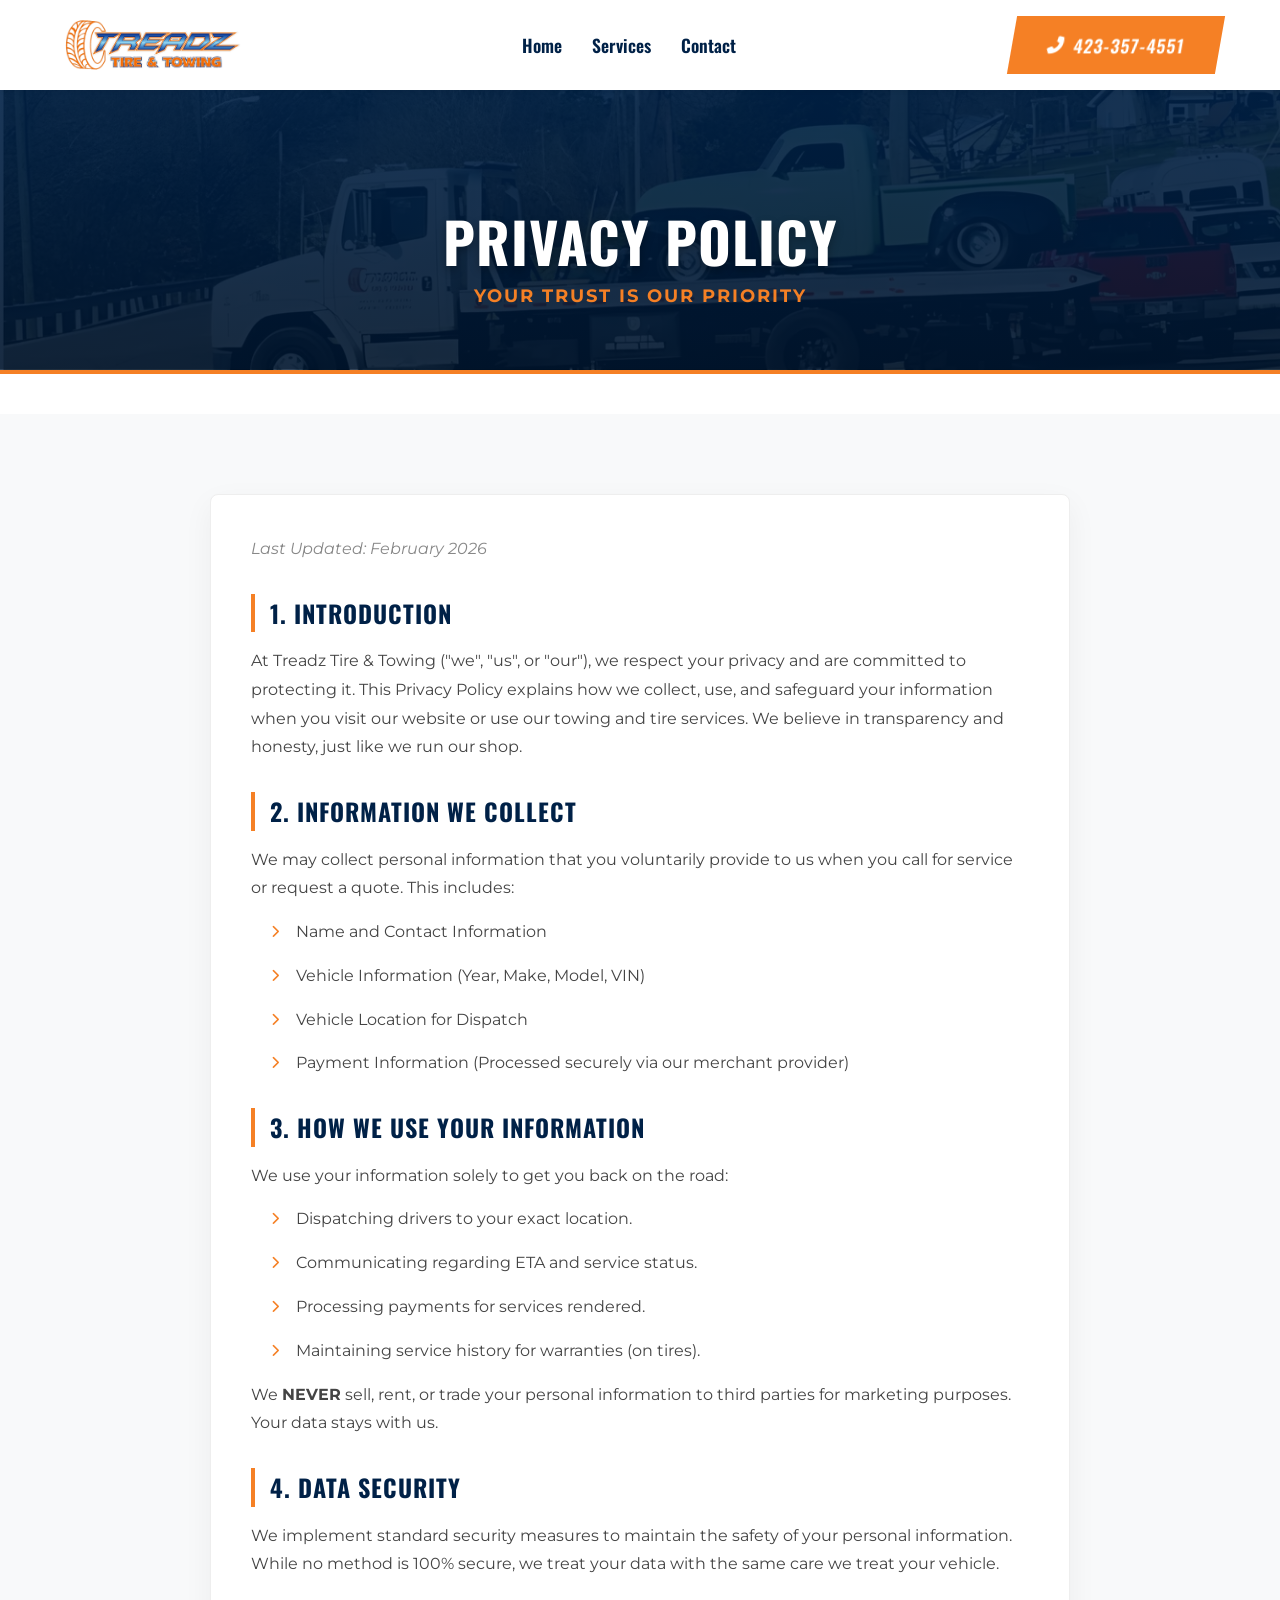
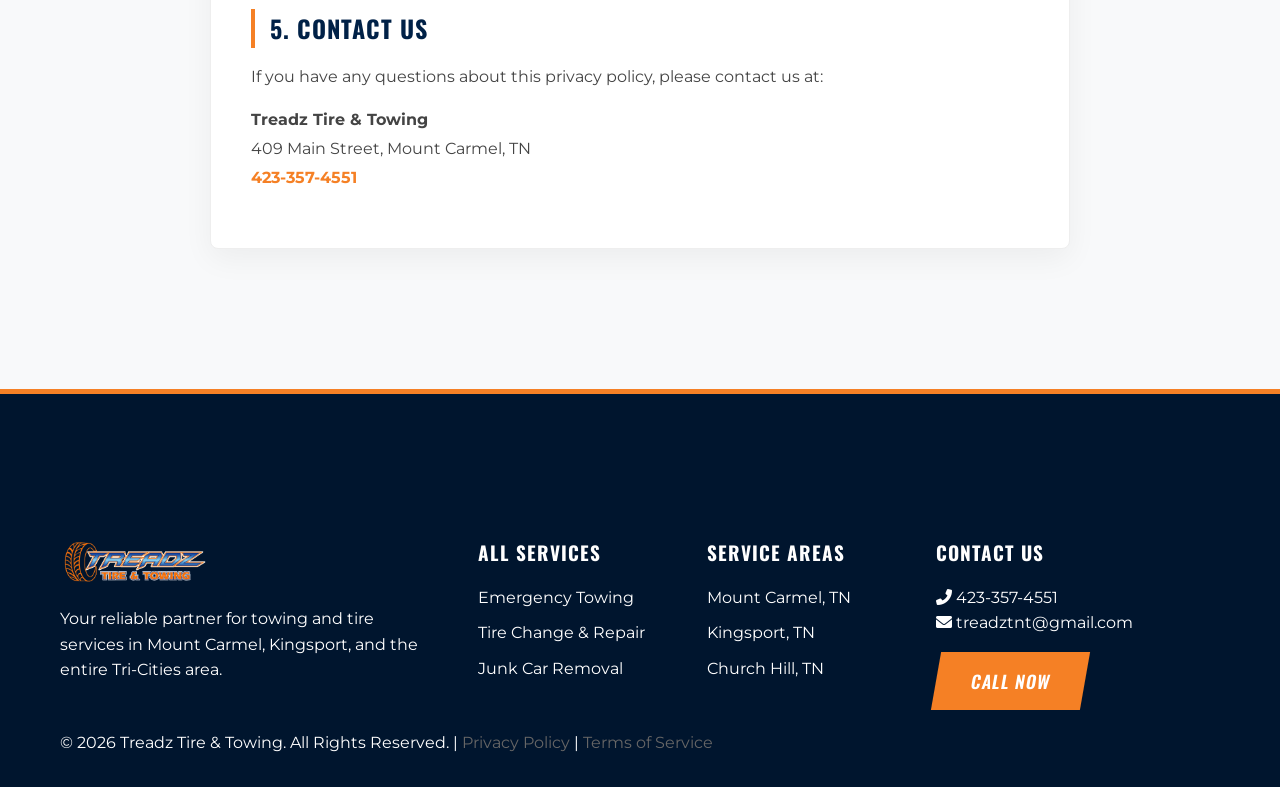
<file: privacy.html>
<!DOCTYPE html>
<html lang="en">

<head>
    <meta charset="UTF-8">
    <meta name="viewport" content="width=device-width, initial-scale=1.0">
    <title>Privacy Policy - Treadz Tire & Towing</title>
    <meta name="description" content="Privacy Policy for Treadz Tire & Towing. How we handle your data.">

    <link rel="icon" type="image/png" href="images/treadzIcon.png">
    <link rel="stylesheet" href="css/styles.css">
    <link rel="stylesheet" href="css/high_impact.css">

    <!-- Google Fonts -->
    <link rel="preconnect" href="https://fonts.googleapis.com">
    <link rel="preconnect" href="https://fonts.gstatic.com" crossorigin>
    <link
        href="https://fonts.googleapis.com/css2?family=Montserrat:wght@400;500;700;800&family=Oswald:wght@300;400;600&display=swap"
        rel="stylesheet">
    <link rel="stylesheet" href="https://cdnjs.cloudflare.com/ajax/libs/font-awesome/6.0.0/css/all.min.css">
</head>

<body>

    <!-- Navigation -->
    <nav class="navbar">
        <div class="container nav-container">
            <a href="index.html" class="logo-container">
                <img src="images/mainLogo.png" alt="Treadz Tire & Towing">
            </a>
            <div class="nav-links desktop-only">
                <a href="index.html">Home</a>
                <a href="index.html#services">Services</a>
                <a href="index.html#contact">Contact</a>
            </div>
            <a href="tel:423-357-4551" class="btn btn-primary nav-btn">
                <i class="fas fa-phone-alt"></i> 423-357-4551
            </a>
        </div>
    </nav>

    <!-- Subpage Header -->
    <div class="subpage-header">
        <div class="container">
            <h1>Privacy Policy</h1>
            <p>Your Trust is Our Priority</p>
        </div>
    </div>

    <!-- Content -->
    <section class="section-padding bg-light">
        <div class="container" style="max-width: 900px;">
            <div class="legal-content">
                <p style="font-style: italic; color: #888; margin-bottom: 30px;">Last Updated: February 2026</p>

                <h3>1. Introduction</h3>
                <p>At Treadz Tire & Towing ("we", "us", or "our"), we respect your privacy and are committed to
                    protecting it. This Privacy Policy explains how we collect, use, and safeguard your information when
                    you visit our website or use our towing and tire services. We believe in transparency and honesty,
                    just like we run our shop.</p>

                <h3>2. Information We Collect</h3>
                <p>We may collect personal information that you voluntarily provide to us when you call for service or
                    request a quote. This includes:</p>
                <ul>
                    <li>Name and Contact Information</li>
                    <li>Vehicle Information (Year, Make, Model, VIN)</li>
                    <li>Vehicle Location for Dispatch</li>
                    <li>Payment Information (Processed securely via our merchant provider)</li>
                </ul>

                <h3>3. How We Use Your Information</h3>
                <p>We use your information solely to get you back on the road:</p>
                <ul>
                    <li>Dispatching drivers to your exact location.</li>
                    <li>Communicating regarding ETA and service status.</li>
                    <li>Processing payments for services rendered.</li>
                    <li>Maintaining service history for warranties (on tires).</li>
                </ul>
                <p>We <strong>NEVER</strong> sell, rent, or trade your personal information to third parties for
                    marketing purposes. Your data stays with us.</p>

                <h3>4. Data Security</h3>
                <p>We implement standard security measures to maintain the safety of your personal information. While no
                    method is 100% secure, we treat your data with the same care we treat your vehicle.</p>

                <h3>5. Contact Us</h3>
                <p>If you have any questions about this privacy policy, please contact us at:</p>
                <p><strong>Treadz Tire & Towing</strong><br>
                    409 Main Street, Mount Carmel, TN<br>
                    <a href="tel:4233574551" style="color: var(--accent-orange); font-weight: bold;">423-357-4551</a>
                </p>
            </div>
        </div>
    </section>

    <!-- Footer -->
    <footer id="contact">
        <div class="footer-top section-padding" style="padding-bottom: 20px;">
            <div class="container grid-4">
                <div class="footer-widget">
                    <img src="images/mainLogo.png" alt="Treadz Tire & Towing Logo" class="footer-logo-img">
                    <p>Your reliable partner for towing and tire services in Mount Carmel, Kingsport, and the entire
                        Tri-Cities area.</p>
                </div>
                <div class="footer-widget">
                    <h4>All Services</h4>
                    <ul>
                        <li><a href="index.html#services">Emergency Towing</a></li>
                        <li><a href="index.html#services">Tire Change & Repair</a></li>
                        <li><a href="index.html#services">Junk Car Removal</a></li>
                    </ul>
                </div>
                <div class="footer-widget">
                    <h4>Service Areas</h4>
                    <ul>
                        <li><a href="#">Mount Carmel, TN</a></li>
                        <li><a href="#">Kingsport, TN</a></li>
                        <li><a href="#">Church Hill, TN</a></li>
                    </ul>
                </div>
                <div class="footer-widget contact-widget">
                    <h4>Contact Us</h4>
                    <p><i class="fas fa-phone-alt"></i> <a href="tel:4233574551">423-357-4551</a></p>
                    <p><i class="fas fa-envelope"></i> treadztnt@gmail.com</p>
                    <a href="tel:4233574551" class="btn btn-primary btn-sm mt-3">CALL NOW</a>
                </div>
            </div>
        </div>
        <div class="footer-bottom">
            <div class="container">
                <p>&copy; 2026 Treadz Tire & Towing. All Rights Reserved. | <a href="privacy.html"
                        style="color: #666; text-decoration: none;">Privacy Policy</a> | <a href="terms.html"
                        style="color: #666; text-decoration: none;">Terms of Service</a></p>
            </div>
        </div>
    </footer>

</body>

</html>
</file>
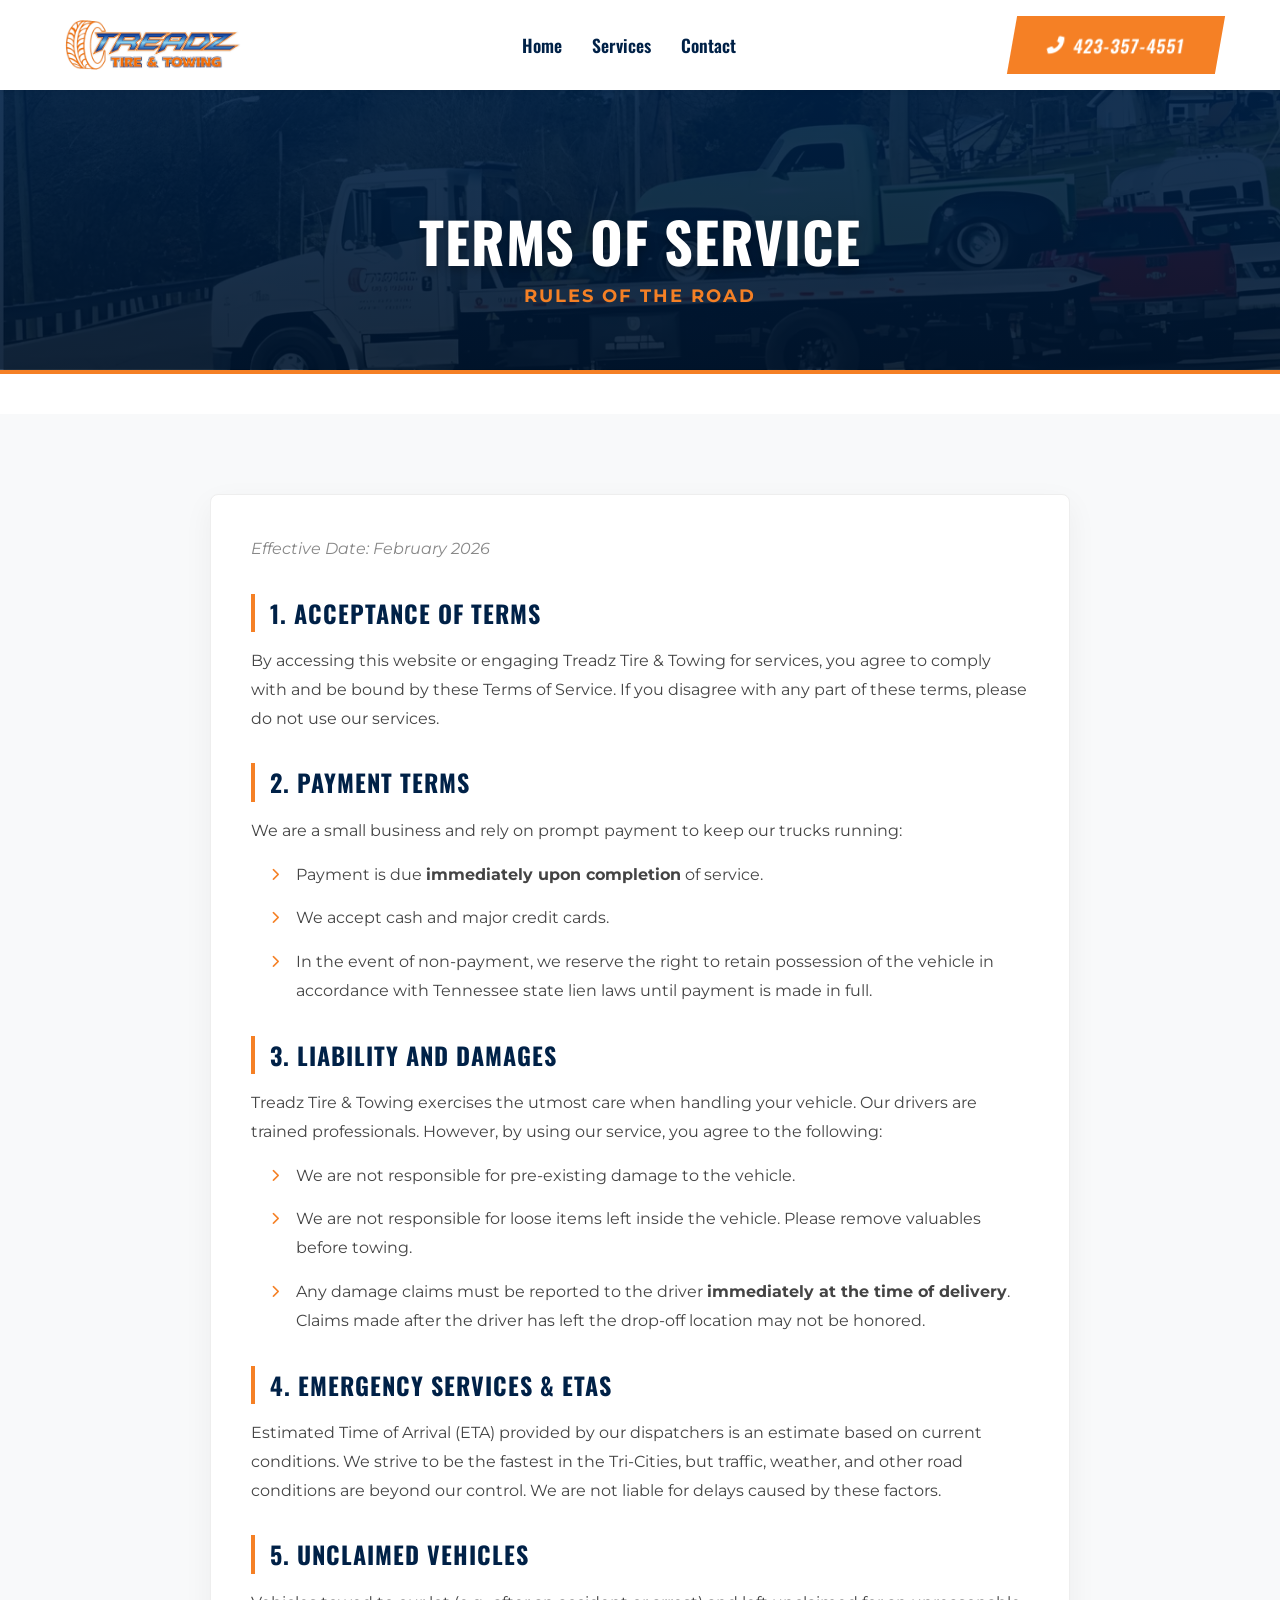
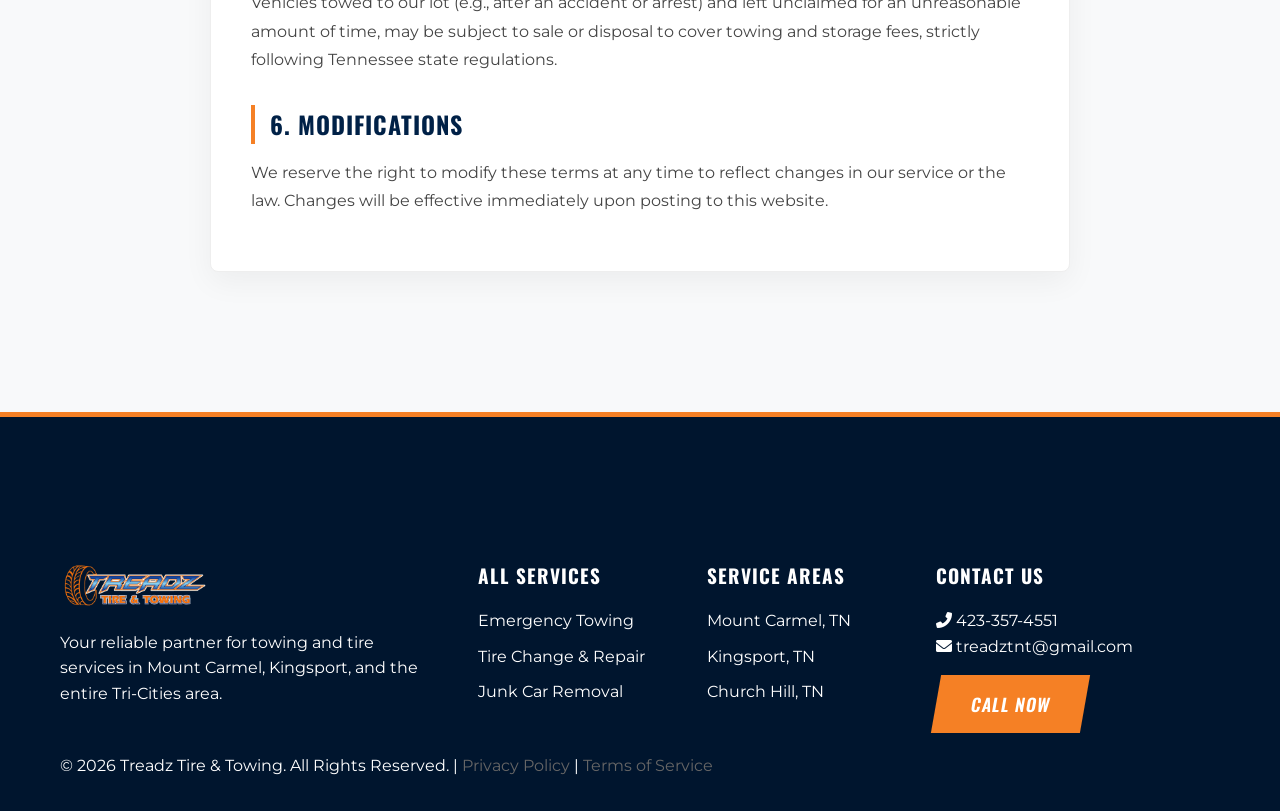
<file: terms.html>
<!DOCTYPE html>
<html lang="en">

<head>
    <meta charset="UTF-8">
    <meta name="viewport" content="width=device-width, initial-scale=1.0">
    <title>Terms of Service - Treadz Tire & Towing</title>
    <meta name="description"
        content="Terms of Service for Treadz Tire & Towing. Usage rules and liability information.">

    <link rel="icon" type="image/png" href="images/treadzIcon.png">
    <link rel="stylesheet" href="css/styles.css">
    <link rel="stylesheet" href="css/high_impact.css">

    <!-- Google Fonts -->
    <link rel="preconnect" href="https://fonts.googleapis.com">
    <link rel="preconnect" href="https://fonts.gstatic.com" crossorigin>
    <link
        href="https://fonts.googleapis.com/css2?family=Montserrat:wght@400;500;700;800&family=Oswald:wght@300;400;600&display=swap"
        rel="stylesheet">
    <link rel="stylesheet" href="https://cdnjs.cloudflare.com/ajax/libs/font-awesome/6.0.0/css/all.min.css">
</head>

<body>

    <!-- Navigation -->
    <nav class="navbar">
        <div class="container nav-container">
            <a href="index.html" class="logo-container">
                <img src="images/mainLogo.png" alt="Treadz Tire & Towing">
            </a>
            <div class="nav-links desktop-only">
                <a href="index.html">Home</a>
                <a href="index.html#services">Services</a>
                <a href="index.html#contact">Contact</a>
            </div>
            <a href="tel:423-357-4551" class="btn btn-primary nav-btn">
                <i class="fas fa-phone-alt"></i> 423-357-4551
            </a>
        </div>
    </nav>

    <!-- Subpage Header -->
    <div class="subpage-header">
        <div class="container">
            <h1>Terms of Service</h1>
            <p>Rules of the Road</p>
        </div>
    </div>

    <!-- Content -->
    <section class="section-padding bg-light">
        <div class="container" style="max-width: 900px;">
            <div class="legal-content">
                <p style="font-style: italic; color: #888; margin-bottom: 30px;">Effective Date: February 2026</p>

                <h3>1. Acceptance of Terms</h3>
                <p>By accessing this website or engaging Treadz Tire & Towing for services, you agree to comply with and
                    be bound by these Terms of Service. If you disagree with any part of these terms, please do not use
                    our services.</p>

                <h3>2. Payment Terms</h3>
                <p>We are a small business and rely on prompt payment to keep our trucks running:</p>
                <ul>
                    <li>Payment is due <strong>immediately upon completion</strong> of service.</li>
                    <li>We accept cash and major credit cards.</li>
                    <li>In the event of non-payment, we reserve the right to retain possession of the vehicle in
                        accordance with Tennessee state lien laws until payment is made in full.</li>
                </ul>

                <h3>3. Liability and Damages</h3>
                <p>Treadz Tire & Towing exercises the utmost care when handling your vehicle. Our drivers are trained
                    professionals. However, by using our service, you agree to the following:</p>
                <ul>
                    <li>We are not responsible for pre-existing damage to the vehicle.</li>
                    <li>We are not responsible for loose items left inside the vehicle. Please remove valuables before
                        towing.</li>
                    <li>Any damage claims must be reported to the driver <strong>immediately at the time of
                            delivery</strong>. Claims made after the driver has left the drop-off location may not be
                        honored.</li>
                </ul>

                <h3>4. Emergency Services & ETAs</h3>
                <p>Estimated Time of Arrival (ETA) provided by our dispatchers is an estimate based on current
                    conditions. We strive to be the fastest in the Tri-Cities, but traffic, weather, and other road
                    conditions are beyond our control. We are not liable for delays caused by these factors.</p>

                <h3>5. Unclaimed Vehicles</h3>
                <p>Vehicles towed to our lot (e.g., after an accident or arrest) and left unclaimed for an unreasonable
                    amount of time, may be subject to sale or disposal to cover towing and storage fees, strictly
                    following
                    Tennessee state regulations.</p>

                <h3>6. Modifications</h3>
                <p>We reserve the right to modify these terms at any time to reflect changes in our service or the law.
                    Changes will be effective immediately upon posting to this website.</p>
            </div>
        </div>
    </section>

    <!-- Footer -->
    <footer id="contact">
        <div class="footer-top section-padding" style="padding-bottom: 20px;">
            <div class="container grid-4">
                <div class="footer-widget">
                    <img src="images/mainLogo.png" alt="Treadz Tire & Towing Logo" class="footer-logo-img">
                    <p>Your reliable partner for towing and tire services in Mount Carmel, Kingsport, and the entire
                        Tri-Cities area.</p>
                </div>
                <div class="footer-widget">
                    <h4>All Services</h4>
                    <ul>
                        <li><a href="index.html#services">Emergency Towing</a></li>
                        <li><a href="index.html#services">Tire Change & Repair</a></li>
                        <li><a href="index.html#services">Junk Car Removal</a></li>
                    </ul>
                </div>
                <div class="footer-widget">
                    <h4>Service Areas</h4>
                    <ul>
                        <li><a href="#">Mount Carmel, TN</a></li>
                        <li><a href="#">Kingsport, TN</a></li>
                        <li><a href="#">Church Hill, TN</a></li>
                    </ul>
                </div>
                <div class="footer-widget contact-widget">
                    <h4>Contact Us</h4>
                    <p><i class="fas fa-phone-alt"></i> <a href="tel:4233574551">423-357-4551</a></p>
                    <p><i class="fas fa-envelope"></i> treadztnt@gmail.com</p>
                    <a href="tel:4233574551" class="btn btn-primary btn-sm mt-3">CALL NOW</a>
                </div>
            </div>
        </div>
        <div class="footer-bottom">
            <div class="container">
                <p>&copy; 2026 Treadz Tire & Towing. All Rights Reserved. | <a href="privacy.html"
                        style="color: #666; text-decoration: none;">Privacy Policy</a> | <a href="terms.html"
                        style="color: #666; text-decoration: none;">Terms of Service</a></p>
            </div>
        </div>
    </footer>

</body>

</html>
</file>
<file: css/styles.css>
:root {
    --primary-blue: #002147;
    --dark-blue: #00152e;
    --accent-orange: #f58025;
    --accent-orange-hover: #d16610;
    --light-gray: #f8f9fa;
    --med-gray: #e9ecef;
    --text-dark: #212529;
    --text-muted: #6c757d;
    --white: #ffffff;
    --shadow-sm: 0 2px 4px rgba(0, 0, 0, 0.05);
    --shadow-md: 0 4px 6px rgba(0, 0, 0, 0.1);
    --shadow-lg: 0 10px 15px rgba(0, 0, 0, 0.1);
    --font-heading: 'Oswald', sans-serif;
    --font-body: 'Montserrat', sans-serif;
    --transition: all 0.3s ease;
}

* {
    margin: 0;
    padding: 0;
    box-sizing: border-box;
}

body {
    font-family: var(--font-body);
    color: var(--text-dark);
    line-height: 1.6;
    background-color: var(--white);
    overflow-x: hidden;
}

h1,
h2,
h3,
h4,
h5,
h6 {
    font-family: var(--font-heading);
    color: var(--primary-blue);
    margin-bottom: 1rem;
    font-weight: 700;
    text-transform: uppercase;
    letter-spacing: 0.5px;
}

a {
    text-decoration: none;
    color: inherit;
    transition: var(--transition);
}

ul {
    list-style: none;
}

img {
    max-width: 100%;
    display: block;
}

/* Utilities */
.container {
    width: 100%;
    max-width: 1200px;
    margin: 0 auto;
    padding: 0 20px;
}

.section-padding {
    padding: 80px 0;
}

.text-center {
    text-align: center;
}

.text-white {
    color: var(--white) !important;
}

.text-orange {
    color: var(--accent-orange) !important;
}

.text-primary-blue {
    color: var(--primary-blue) !important;
}

.mb-5 {
    margin-bottom: 3rem;
}

.mt-3 {
    margin-top: 1rem;
}

.mt-5 {
    margin-top: 3rem;
}

.divider-center {
    width: 60px;
    height: 4px;
    background-color: var(--accent-orange);
    margin: 15px auto 0;
}

.divider {
    width: 60px;
    height: 4px;
    background-color: var(--accent-orange);
    margin: 15px 0 25px;
}

/* Buttons */
.btn {
    display: inline-flex;
    align-items: center;
    justify-content: center;
    padding: 12px 28px;
    font-weight: 600;
    text-transform: uppercase;
    border-radius: 4px;
    letter-spacing: 1px;
    cursor: pointer;
    font-family: var(--font-heading);
    border: none;
}

.btn i {
    margin-right: 8px;
}

.btn-xl {
    padding: 16px 32px;
    font-size: 1.1rem;
}

.btn-primary {
    background-color: var(--accent-orange);
    color: var(--white);
    border: 2px solid var(--accent-orange);
}

.btn-primary:hover {
    background-color: var(--accent-orange-hover);
    border-color: var(--accent-orange-hover);
    transform: translateY(-2px);
}

/* Top Bar */
.top-bar {
    background-color: var(--dark-blue);
    color: rgba(255, 255, 255, 0.8);
    font-size: 0.85rem;
    padding: 10px 0;
}

.top-bar-content {
    display: flex;
    justify-content: space-between;
    align-items: center;
}

.contact-info span {
    margin-right: 20px;
}

.contact-info i {
    color: var(--accent-orange);
    margin-right: 5px;
}

.social-links a {
    color: rgba(255, 255, 255, 0.8);
    margin-left: 15px;
}

.social-links a:hover {
    color: var(--accent-orange);
}

/* Navbar */
.navbar {
    background: var(--white);
    box-shadow: var(--shadow-sm);
    padding: 15px 0;
    position: sticky;
    top: 0;
    z-index: 1000;
}

.nav-container {
    display: flex;
    justify-content: space-between;
    align-items: center;
}

.logo-container img {
    height: 60px;
    width: auto;
}

.nav-links {
    display: flex;
    gap: 30px;
}

.nav-links a {
    font-weight: 600;
    font-family: var(--font-heading);
    font-size: 1.1rem;
    color: var(--primary-blue);
    position: relative;
}

.nav-links a::after {
    content: '';
    position: absolute;
    width: 0;
    height: 2px;
    background: var(--accent-orange);
    bottom: -5px;
    left: 0;
    transition: var(--transition);
}

.nav-links a:hover::after,
.nav-links a.active::after {
    width: 100%;
}

.nav-btn {
    padding: 10px 24px;
    font-size: 1.1rem;
    border-radius: 30px;
    /* Modern pill shape */
}

/* Hero Section */
.hero {
    position: relative;
    height: 85vh;
    min-height: 600px;
    display: flex;
    align-items: center;
    color: var(--white);
    background-color: var(--dark-blue);
    overflow: hidden;
}

.hero-video {
    position: absolute;
    top: 50%;
    left: 50%;
    min-width: 100%;
    min-height: 100%;
    width: auto;
    height: auto;
    transform: translate(-50%, -50%);
    z-index: 0;
    opacity: 0.6;
}

.video-overlay {
    position: absolute;
    top: 0;
    left: 0;
    width: 100%;
    height: 100%;
    background: rgba(0, 10, 31, 0.85);
    /* Deep Dark Blue Overlay */
    z-index: 1;
}

.hero-content {
    position: relative;
    z-index: 2;
    max-width: 900px;
    text-align: center;
    margin: 0 auto;
}

.hero-subtitle {
    display: inline-block;
    background: var(--accent-orange);
    color: var(--white);
    padding: 5px 15px;
    font-weight: 700;
    font-size: 0.9rem;
    margin-bottom: 20px;
    border-radius: 2px;
    text-transform: uppercase;
    letter-spacing: 2px;
}

.hero h1 {
    font-size: 4rem;
    line-height: 1.1;
    margin-bottom: 25px;
    color: var(--white);
    text-shadow: 2px 2px 4px rgba(0, 0, 0, 0.3);
}

.hero p {
    font-size: 1.35rem;
    margin-bottom: 35px;
    max-width: 700px;
    margin-left: auto;
    margin-right: auto;
    opacity: 0.9;
    font-weight: 500;
}

.hero-buttons {
    display: flex;
    justify-content: center;
    gap: 15px;
}

.btn-cta {
    background-color: var(--accent-orange);
    color: var(--white);
    box-shadow: 0 4px 15px rgba(245, 128, 37, 0.4);
}

.btn-cta:hover {
    background-color: var(--accent-orange-hover);
    transform: translateY(-3px);
    box-shadow: 0 6px 20px rgba(245, 128, 37, 0.6);
}

.btn-outline {
    border: 2px solid var(--white);
    color: var(--white);
    background: transparent;
}

.btn-outline:hover {
    background: var(--white);
    color: var(--primary-blue);
}

/* Intro Bar */
.intro-bar {
    background: var(--primary-blue);
    padding: 40px 0;
    color: white;
    margin-top: -5px;
    /* Fix gap */
}

.grid-3 {
    display: grid;
    grid-template-columns: repeat(3, 1fr);
    gap: 20px;
}

.intro-item {
    display: flex;
    align-items: center;
    justify-content: center;
    gap: 15px;
}

.intro-item i {
    font-size: 2.5rem;
    color: var(--accent-orange);
}

.intro-item h4 {
    color: white;
    margin: 0;
    font-size: 1.1rem;
}

.intro-item p {
    margin: 0;
    font-size: 0.9rem;
    opacity: 0.8;
}

/* REVIEWS - NEW SLIDER DESIGN */
.reviews-section-redesign {
    padding: 80px 0;
    background: #f8f9fa;
    position: relative;
    overflow: hidden;
}

/* Background Flare */
.reviews-section-redesign::before {
    content: '';
    position: absolute;
    top: -50px;
    right: -50px;
    width: 300px;
    height: 300px;
    background: radial-gradient(circle, rgba(245, 128, 37, 0.1) 0%, transparent 70%);
    z-index: 0;
}

.reviews-header-container {
    display: flex;
    justify-content: space-between;
    align-items: flex-end;
    margin-bottom: 40px;
    position: relative;
    z-index: 1;
}

.reviews-scroll-wrapper {
    position: relative;
    z-index: 1;
}

.reviews-track {
    display: flex;
    overflow-x: auto;
    gap: 25px;
    padding: 10px 5px 30px 5px;
    scroll-snap-type: x mandatory;
    scroll-behavior: smooth;
    -webkit-overflow-scrolling: touch;
}

.reviews-track::-webkit-scrollbar {
    height: 8px;
}

.reviews-track::-webkit-scrollbar-track {
    background: #e9ecef;
    border-radius: 4px;
}

.reviews-track::-webkit-scrollbar-thumb {
    background: #ccc;
    border-radius: 4px;
}

.reviews-track::-webkit-scrollbar-thumb:hover {
    background: var(--accent-orange);
}

.review-card-modern {
    flex: 0 0 320px;
    scroll-snap-align: start;
    background: white;
    padding: 30px;
    border-radius: 10px;
    box-shadow: 0 10px 30px rgba(0, 0, 0, 0.05);
    border: 1px solid rgba(0, 0, 0, 0.03);
    position: relative;
    transition: all 0.3s ease;
    display: flex;
    flex-direction: column;
}

.review-card-modern:hover {
    transform: translateY(-10px);
    box-shadow: 0 20px 40px rgba(0, 0, 0, 0.1);
    border-bottom: 3px solid var(--accent-orange);
}

.review-user-row {
    display: flex;
    align-items: center;
    margin-bottom: 15px;
}

.user-avatar {
    width: 45px;
    height: 45px;
    background: linear-gradient(135deg, var(--primary-blue), var(--dark-blue));
    color: white;
    border-radius: 50%;
    display: flex;
    align-items: center;
    justify-content: center;
    font-weight: 700;
    font-size: 1.1rem;
    margin-right: 12px;
    box-shadow: 0 4px 10px rgba(0, 33, 71, 0.2);
}

.user-meta h4 {
    margin: 0;
    color: #333;
    font-size: 1rem;
    text-transform: capitalize;
    font-family: var(--font-body);
    font-weight: 700;
}

.user-meta span {
    font-size: 0.8rem;
    color: #888;
}

.google-icon-corner {
    position: absolute;
    top: 25px;
    right: 25px;
    width: 20px;
    height: 20px;
    background: url('https://upload.wikimedia.org/wikipedia/commons/5/53/Google_%22G%22_Logo.svg') no-repeat center center;
    background-size: contain;
    opacity: 0.6;
}

.rating-stars {
    color: #ffb400;
    margin-bottom: 15px;
    font-size: 0.9rem;
}

.review-body {
    font-size: 0.95rem;
    line-height: 1.6;
    color: #555;
    flex-grow: 1;
    /* Pushes bottom elements down */
}

/* Services */
.services-feature-grid {
    display: grid;
    grid-template-columns: repeat(auto-fit, minmax(280px, 1fr));
    gap: 30px;
}

.service-feature-card {
    background: white;
    border-radius: 8px;
    overflow: hidden;
    box-shadow: var(--shadow-md);
    transition: var(--transition);
    border: 1px solid #eee;
}

.service-feature-card:hover {
    transform: translateY(-10px);
    box-shadow: var(--shadow-lg);
}

.service-feature-img {
    height: 200px;
    overflow: hidden;
}

.service-feature-img img {
    width: 100%;
    height: 100%;
    object-fit: cover;
    transition: transform 0.5s ease;
}

.service-feature-card:hover .service-feature-img img {
    transform: scale(1.1);
}

.service-feature-content {
    padding: 25px;
}

.service-feature-content h3 {
    font-size: 1.3rem;
    margin-bottom: 10px;
}

.service-feature-content p {
    color: #666;
    font-size: 0.95rem;
    margin-bottom: 20px;
}

.service-link {
    color: var(--accent-orange);
    font-weight: 700;
    font-size: 0.9rem;
}

/* Why Choose Us Grid */
.why-treadz-grid {
    display: grid;
    grid-template-columns: repeat(4, 1fr);
    gap: 30px;
}

.why-card {
    text-align: center;
    padding: 30px 20px;
    background: rgba(255, 255, 255, 0.05);
    border-radius: 8px;
    border: 1px solid rgba(255, 255, 255, 0.1);
    transition: var(--transition);
}

.why-card:hover {
    background: rgba(255, 255, 255, 0.1);
    transform: translateY(-5px);
}

.why-card i {
    font-size: 2.5rem;
    color: var(--accent-orange);
    margin-bottom: 20px;
}

.why-card h4 {
    color: white;
    font-size: 1.2rem;
}

.why-card p {
    color: rgba(255, 255, 255, 0.7);
    font-size: 0.9rem;
}

/* Bg Light */
.bg-light {
    background-color: #f8f9fa;
}

.bg-primary-blue {
    background-color: var(--primary-blue);
}

/* Parallax CTA */
.parallax-cta {
    background-image: url('https://lirp.cdn-website.com/681494aa/dms3rep/multi/opt/tow-truck-night-1920w.jpg');
    background-attachment: fixed;
    background-position: center;
    background-repeat: no-repeat;
    background-size: cover;
    padding: 120px 0;
    position: relative;
    text-align: center;
    color: white;
}

.parallax-cta .overlay {
    position: absolute;
    top: 0;
    left: 0;
    right: 0;
    bottom: 0;
    background: rgba(0, 33, 71, 0.85);
    /* Strong blue overlay */
}

.parallax-cta .content {
    position: relative;
    z-index: 1;
}

.parallax-cta h2 {
    color: white;
    font-size: 3rem;
    margin-bottom: 20px;
}

.parallax-cta p {
    font-size: 1.5rem;
    opacity: 0.9;
    margin-bottom: 40px;
}

/* Footer */
.grid-4 {
    display: grid;
    grid-template-columns: 2fr 1fr 1fr 1.5fr;
    gap: 40px;
}

footer {
    background: #001021;
    color: #aaa;
    border-top: 5px solid var(--accent-orange);
}

.footer-logo-img {
    max-width: 150px;
    margin-bottom: 20px;
}

.footer-widget h4 {
    color: white;
    font-size: 1.2rem;
}

.footer-widget ul li {
    margin-bottom: 10px;
}

.footer-widget ul li a:hover {
    color: var(--accent-orange);
}

/* Animations Trigger Classes */
.floating-icon {
    animation: float 3s ease-in-out infinite;
}

@keyframes float {
    0% {
        transform: translateY(0px);
    }

    50% {
        transform: translateY(-10px);
    }

    100% {
        transform: translateY(0px);
    }
}


/* FAQ Accordion Styling - FIXED */
.faq-item {
    cursor: pointer;
    transition: all 0.3s ease;
    overflow: hidden;
    /* Ensures content doesn't spill out when closed */
}

.faq-question {
    display: flex;
    justify-content: space-between;
    /* Pushes text left and icon right */
    align-items: center;
    width: 100%;
}

.faq-question h3 {
    margin: 0;
    font-size: 1.1rem;
    color: var(--primary-blue);
    flex-grow: 1;
    /* Allows text to take up available space */
    padding-right: 20px;
    /* Space between text and icon */
    text-align: left;
}

.faq-toggle-icon {
    font-size: 1.2rem;
    color: var(--accent-orange);
    transition: transform 0.3s ease;
    flex-shrink: 0;
    /* Prevents icon from squishing */
}

.faq-item.active .faq-toggle-icon {
    transform: rotate(180deg);
}

/* CSS handles the transition property, JS handles the value */
.faq-answer {
    max-height: 0;
    overflow: hidden;
    opacity: 0;
    transition: max-height 0.6s ease-out, opacity 0.6s ease-out, margin-top 0.3s ease;
    margin-top: 0;
}

.faq-item.active .faq-answer {
    /* max-height is set by JS */
    opacity: 1;
    margin-top: 15px;
    padding-top: 15px;
    border-top: 1px solid #eee;
}

/* Mobile Responsive */
@media (max-width: 992px) {
    .hero h1 {
        font-size: 3rem;
    }

    .nav-links {
        display: none;
    }

    /* Add toggle logic later if needed */
    .grid-3,
    .grid-4,
    .why-treadz-grid {
        grid-template-columns: 1fr;
        gap: 30px;
    }

    .services-feature-grid {
        grid-template-columns: 1fr;
    }

    .parallax-cta h2 {
        font-size: 2rem;
    }
}

@media (max-width: 768px) {
    .reviews-track {
        gap: 15px;
    }

    .review-card-modern {
        flex: 0 0 280px;
        /* Smaller card on mobile */
    }
}
</file>
<file: css/high_impact.css>
:root {
    --primary-blue: #002147;
    --primary-blue-dark: #00152e;
    --accent-orange: #f58025;
    --accent-orange-bright: #ff9100;
    --text-dark: #1a1a1a;
    --text-light: #f4f4f4;
    --gray-bg: #f8f9fa;
    --gradient-blue: linear-gradient(135deg, #002147 0%, #00152e 100%);
    --gradient-orange: linear-gradient(135deg, #f58025 0%, #d16610 100%);
    --shadow-card: 0 10px 30px rgba(0, 0, 0, 0.08);
    --shadow-hover: 0 20px 40px rgba(0, 0, 0, 0.12);
    --font-heading: 'Oswald', sans-serif;
    --font-body: 'Montserrat', sans-serif;
}

body {
    background-color: #ffffff;
    color: var(--text-dark);
}

/* Typography Upgrades */
h1,
h2,
h3,
h4,
h5 {
    font-family: var(--font-heading);
    text-transform: uppercase;
    font-weight: 700;
    letter-spacing: 1px;
}

h1 {
    font-size: 4rem;
    /* Big impact */
    line-height: 1.1;
    text-shadow: 2px 2px 4px rgba(0, 0, 0, 0.5);
}

h2 {
    font-size: 2.5rem;
    color: var(--primary-blue);
    position: relative;
    display: inline-block;
    margin-bottom: 2rem;
}

/* Add a rugged underline to H2s */
h2::after {
    display: none;
    /* Removed based on user request for specific headers */
}

/* Hero Section Enhancements */
.hero {
    position: relative;
    height: 85vh;
    /* Taller hero */
    display: flex;
    align-items: center;
    justify-content: center;
    overflow: hidden;
}

.video-overlay {
    background: linear-gradient(rgba(0, 33, 71, 0.7), rgba(0, 21, 46, 0.5));
    /* Blue tint */
}

.hero-content {
    z-index: 2;
    text-align: center;
    color: white;
    max-width: 900px;
}

.hero-subtitle {
    display: inline-block;
    background: var(--accent-orange);
    color: white;
    padding: 5px 15px;
    font-weight: 700;
    font-family: var(--font-body);
    font-size: 0.9rem;
    letter-spacing: 2px;
    margin-bottom: 20px;
    transform: skewX(-10deg);
}

/* Buttons - Chamfered / Rugged Look */
.btn {
    border-radius: 0;
    transform: skewX(-10deg);
    transition: all 0.3s ease;
    font-family: var(--font-heading);
    letter-spacing: 1px;
    padding: 15px 35px;
    border: none;
    font-size: 1.1rem;
}

.btn>* {
    transform: skewX(10deg);
    /* Un-skew text */
}

.btn-cta {
    background: var(--gradient-orange);
    color: white;
    box-shadow: 0 4px 15px rgba(245, 128, 37, 0.4);
}

.btn-cta:hover {
    transform: skewX(-10deg) translateY(-3px);
    box-shadow: 0 8px 25px rgba(245, 128, 37, 0.6);
}

.btn-outline {
    background: transparent;
    border: 2px solid white;
    color: white;
}

.btn-outline:hover {
    background: white;
    color: var(--primary-blue);
}

/* Navigation Active State */
.nav-links a.active {
    color: var(--accent-orange) !important;
    position: relative;
}

.nav-links a.active::after {
    content: '';
    position: absolute;
    bottom: -5px;
    left: 0;
    width: 100%;
    height: 3px;
    background-color: var(--accent-orange);
    transition: width 0.3s;
}

/* Intro Bar - Floating Glass Effect */
.intro-bar {
    background: var(--primary-blue);
    color: white;
    padding: 3rem 0;
    margin-top: -50px;
    position: relative;
    z-index: 10;
    box-shadow: 0 10px 30px rgba(0, 0, 0, 0.2);
    clip-path: polygon(0 0, 100% 0, 100% 85%, 0% 100%);
    /* Slight angle cut */
}

.intro-item {
    text-align: center;
    padding: 20px;
    border-right: 1px solid rgba(255, 255, 255, 0.1);
}

.intro-item:last-child {
    border-right: none;
}

.intro-item i {
    font-size: 2.5rem;
    color: var(--accent-orange);
    margin-bottom: 15px;
}

/* Service Cards - Modern & Interactive */
.service-feature-card {
    background: white;
    border-radius: 12px;
    overflow: hidden;
    box-shadow: var(--shadow-card);
    transition: transform 0.4s ease, box-shadow 0.4s ease;
    border: 1px solid rgba(0, 0, 0, 0.05);
    /* Subtle border */
    margin-bottom: 3rem;
    display: flex;
    flex-direction: row;
    /* Ensure row layout */
    align-items: stretch;
}

/* ZigZag Logic handling */
.service-feature-card:nth-child(even) {
    flex-direction: row-reverse;
}

.service-img-wrapper {
    flex: 1;
    min-height: 350px;
    position: relative;
}

.service-feature-content {
    flex: 1;
    padding: 3rem;
    display: flex;
    flex-direction: column;
    justify-content: center;
}

.service-feature-content h3 {
    font-size: 2rem;
    color: var(--primary-blue);
    margin-bottom: 1rem;
}

.service-tags {
    color: var(--accent-orange);
    font-weight: 700;
    text-transform: uppercase;
    font-size: 0.9rem;
    letter-spacing: 2px;
    margin-bottom: 0.5rem;
}

.service-link-btn {
    margin-top: 1.5rem;
    color: var(--primary-blue);
    font-weight: 700;
    text-transform: uppercase;
    font-size: 0.9rem;
    display: inline-flex;
    align-items: center;
    transition: padding 0.3s;
}

.service-link-btn:hover {
    padding-left: 10px;
    color: var(--accent-orange);
}

.service-link-btn i {
    margin-left: 8px;
}

/* Tire Brands Section grid */
.brands-grid {
    display: grid;
    grid-template-columns: repeat(auto-fit, minmax(150px, 1fr));
    gap: 30px;
    align-items: center;
    justify-items: center;
    opacity: 0.7;
}

.brand-item img {
    max-height: 60px;
    filter: grayscale(100%);
    transition: all 0.3s;
}

.brand-item:hover img {
    filter: grayscale(0%);
    transform: scale(1.1);
}

/* Footer redesign */
footer {
    background: var(--primary-blue-dark);
    color: white;
    padding: 4rem 0 2rem;
}

/* Responsive adjustments */
@media (max-width: 768px) {
    h1 {
        font-size: 2.5rem;
    }

    .intro-bar {
        clip-path: none;
        margin-top: 0;
    }

    .service-feature-card,
    .service-feature-card:nth-child(even) {
        flex-direction: column;
    }

    .hero {
        height: 70vh;
    }
}

.btn-xl {
    padding: 20px 45px;
    font-size: 1.3rem;
}

/* New Grid Service Section */
.services-section-dark {
    background-color: var(--light-gray);
    position: relative;
    padding: 80px 0;
}

.services-grid-container {
    display: grid;
    /* Default to 1 column on mobile */
    grid-template-columns: 1fr;
    gap: 30px;
    margin-top: 50px;
}

/* Tablet: 2 columns (2x2 grid for 4 items) */
@media (min-width: 768px) {
    .services-grid-container {
        grid-template-columns: repeat(2, 1fr);
        perspective: 1000px;
        /* Enable 3D space */
    }
}

/* Large Screens: 4 columns (All 4 in one row) */
@media (min-width: 1200px) {
    .services-grid-container {
        grid-template-columns: repeat(4, 1fr);
    }
}

.service-card-modern {
    background: white;
    padding: 40px 30px;
    border-radius: 8px;
    box-shadow: 0 5px 15px rgba(0, 0, 0, 0.05);
    transition: transform 0.1s ease-out, box-shadow 0.4s ease;
    /* Fast transform for mouse move */
    border-bottom: 4px solid var(--primary-blue);
    position: relative;
    overflow: hidden;
    z-index: 1;
    transform-style: preserve-3d;
    /* vital for 3d effect */
    will-change: transform;
}


.service-card-modern::before {
    content: '';
    position: absolute;
    top: 0;
    left: 0;
    width: 0;
    height: 100%;
    background: var(--primary-blue);
    transition: width 0.4s ease;
    z-index: -1;
}

.service-card-modern:hover {
    transform: translateY(-10px);
    box-shadow: 0 15px 30px rgba(0, 0, 0, 0.15);
    border-bottom-color: var(--accent-orange);
}

.service-card-modern:hover::before {
    width: 100%;
}

.service-card-modern:hover h3,
.service-card-modern:hover p,
.service-card-modern:hover i {
    color: white !important;
}

.service-icon-box {
    font-size: 3rem;
    color: var(--accent-orange);
    margin-bottom: 25px;
    display: inline-block;
    transition: all 0.4s ease;
}

.service-card-modern h3 {
    font-family: var(--font-heading);
    font-size: 1.5rem;
    margin-bottom: 15px;
    color: var(--primary-blue);
    font-weight: 700;
}

.service-card-modern p {
    color: var(--text-muted);
    margin-bottom: 25px;
    font-size: 0.95rem;
}

.service-read-more {
    font-weight: 700;
    text-transform: uppercase;
    font-size: 0.85rem;
    color: var(--primary-blue);
    display: flex;
    align-items: center;
    transition: all 0.3s ease;
}

.service-read-more i {
    margin-left: 8px;
    font-size: 12px;
}

.service-card-modern:hover .service-read-more {
    color: var(--accent-orange);
}


/* Force Brand Logos Visible */
.brand-item img {
    filter: none !important;
    opacity: 1 !important;
}


/* Ensure brand images are visible and sized correctly */
.brands-grid {
    display: flex;
    flex-wrap: wrap;
    justify-content: center;
    gap: 40px;
    padding: 20px;
}

.brand-item {
    background: white;
    padding: 10px;
    border-radius: 8px;
    display: flex;
    align-items: center;
    justify-content: center;
}

.brand-item img {
    max-height: 80px;
    width: auto;
    object-fit: contain;
    filter: none !important;
    opacity: 1 !important;
}


/* Ensure brand images are visible and sized correctly */
.brands-grid {
    display: flex;
    flex-wrap: wrap;
    justify-content: center;
    gap: 40px;
    padding: 20px;
}

.brand-item {
    background: white;
    padding: 10px;
    border-radius: 8px;
    display: flex;
    align-items: center;
    justify-content: center;
}

.brand-item img {
    max-height: 80px;
    width: auto;
    object-fit: contain;
    filter: none !important;
    opacity: 1 !important;
}


/* Reviews Section Modern */
.reviews-section-modern {
    background: linear-gradient(rgba(0, 33, 71, 0.85), rgba(0, 21, 46, 0.85)), url('../images/tireTracks.png');
    background-size: cover;
    background-position: center;
    background-attachment: fixed;
    padding: 80px 0;
    color: white;
    position: relative;
    border-top: 4px solid var(--accent-orange);
}

.reviews-section-modern h2 {
    color: white;
    text-shadow: 0 2px 10px rgba(0, 0, 0, 0.5);
}

.reviews-section-modern .divider-center {
    background-color: var(--accent-orange);
}

/* Override Widget Styles for Dark Theme */
.eapps-google-reviews-inner {
    color: white !important;
}

/* Attempt to target common Elfsight classes deep in the DOM to force white text */
.es-widget-content,
.es-review-content,
.es-review-author-name,
.es-review-date,
.es-review-text {
    color: #ffffff !important;
}

.es-review-star-icon path {
    fill: var(--accent-orange) !important;
}


/* Stats/Info Bar between Hero and Services */
.stats-bar {
    background: var(--primary-blue);
    color: white;
    padding: 30px 0;
    width: 100%;
    position: relative;
    z-index: 10;
    box-shadow: 0 4px 10px rgba(0, 0, 0, 0.2);
}

.stats-bar-container {
    display: flex;
    justify-content: space-around;
    align-items: center;
    flex-wrap: wrap;
    max-width: 1200px;
    margin: 0 auto;
    padding: 0 20px;
}

.stat-item {
    display: flex;
    align-items: center;
    gap: 15px;
    padding: 10px 20px;
}

.stat-icon {
    font-size: 2rem;
    color: var(--accent-orange);
}

.stat-text h4 {
    margin: 0;
    font-size: 1.2rem;
    color: white;
    text-shadow: none;
}

.stat-text p {
    margin: 0;
    font-size: 0.9rem;
    opacity: 0.8;
    text-transform: uppercase;
    letter-spacing: 1px;
}

@media (max-width: 768px) {
    .stats-bar-container {
        flex-direction: column;
        gap: 20px;
        text-align: left;
    }

    .stat-item {
        width: 100%;
        justify-content: flex-start;
    }
}


/* About Modern Section */
.about-modern-section {
    background-color: white;
    overflow: hidden;
}

.about-modern-grid {
    display: grid;
    grid-template-columns: 1fr 1fr;
    gap: 60px;
    align-items: center;
}

.about-image-wrapper {
    position: relative;
    padding: 20px;
}

.image-offset-bg {
    position: absolute;
    top: 0;
    left: 0;
    width: 60%;
    height: 80%;
    background: var(--accent-orange);
    z-index: 0;
    opacity: 0.1;
    transform: translate(-10px, -10px);
}

.about-hero-img {
    position: relative;
    z-index: 1;
    width: 100%;
    border-radius: 4px;
    /* Minimal radius */
    box-shadow: 20px 20px 0 var(--primary-blue-dark);
    /* Bold shadow offset */
    filter: brightness(1.05);
}

.about-content-wrapper {
    padding-left: 20px;
}

.section-label-modern {
    color: var(--accent-orange);
    font-weight: 700;
    letter-spacing: 2px;
    font-size: 0.9rem;
    margin-bottom: 10px;
    display: block;
    font-family: var(--font-heading);
}

.about-content-wrapper h2 {
    font-size: 2.8rem;
    line-height: 1.1;
    margin-bottom: 1.5rem;
    color: var(--primary-blue-dark);
}

.highlight-text {
    color: var(--accent-orange);
    position: relative;
    display: inline-block;
}

.lead-text {
    font-size: 1.15rem;
    font-weight: 500;
    color: var(--text-dark);
    margin-bottom: 20px;
    border-left: 4px solid var(--accent-orange);
    padding-left: 15px;
}

.body-text {
    color: #444;
    line-height: 1.8;
    margin-bottom: 30px;
}

.owners-signature {
    margin-top: 30px;
    padding-top: 20px;
    border-top: 1px solid #eee;
}

.signature-names {
    font-family: 'Segoe Script', 'Brush Script MT', cursive;
    /* Handwritten feel */
    font-size: 1.5rem;
    color: var(--primary-blue);
    margin-bottom: 5px;
}

.signature-title {
    font-size: 0.85rem;
    text-transform: uppercase;
    color: var(--accent-orange);
    font-weight: 700;
    letter-spacing: 1px;
}

@media (max-width: 900px) {
    .about-modern-grid {
        grid-template-columns: 1fr;
        gap: 40px;
    }

    .about-image-wrapper {
        margin-bottom: 20px;
        padding: 0;
    }

    .about-hero-img {
        box-shadow: 10px 10px 0 var(--primary-blue-dark);
    }

    .about-content-wrapper {
        padding-left: 0;
    }
}


/* Call to Action Banner */
.cta-banner-modern {
    background: var(--gradient-blue);
    padding: 60px 0;
    text-align: center;
    color: white;
    position: relative;
    overflow: hidden;
}

/* Subtle pattern overlay */
.cta-banner-modern::before {
    content: '';
    position: absolute;
    top: 0;
    left: 0;
    width: 100%;
    height: 100%;
    background-image: repeating-linear-gradient(45deg, rgba(255, 255, 255, 0.03) 0, rgba(255, 255, 255, 0.03) 1px, transparent 0, transparent 50%);
    background-size: 10px 10px;
    opacity: 0.5;
}

.cta-content-modern {
    position: relative;
    z-index: 2;
}

.cta-banner-modern h2 {
    color: white;
    text-shadow: none;
    font-size: 2.2rem;
    margin-bottom: 0.5rem;
}

/* Remove default underline we set for h2 globally if we want (optional, but let's keep it clean) */
.cta-banner-modern h2::after {
    display: none;
}

.cta-subtext {
    font-size: 1.1rem;
    color: var(--accent-orange);
    margin-bottom: 2rem;
    font-weight: 600;
    letter-spacing: 1px;
    text-transform: uppercase;
}

.phone-btn-large {
    background: var(--accent-orange);
    color: white;
    font-size: 1.5rem;
    padding: 15px 40px;
    border-radius: 50px;
    /* Pillow shape */
    display: inline-flex;
    align-items: center;
    gap: 15px;
    transition: transform 0.3s cubic-bezier(0.175, 0.885, 0.32, 1.275);
    /* Bouncy transition */
    box-shadow: 0 10px 25px rgba(245, 128, 37, 0.4);
    text-decoration: none;
    font-family: var(--font-heading);
}

.phone-btn-large:hover {
    transform: scale(1.05) translateY(-3px);
    background: var(--accent-orange-bright);
    color: white;
    box-shadow: 0 15px 30px rgba(245, 128, 37, 0.6);
}

.phone-btn-large i {
    animation: pulse 2s infinite;
}

@keyframes pulse {
    0% {
        transform: scale(1);
    }

    50% {
        transform: scale(1.2);
    }

    100% {
        transform: scale(1);
    }
}


/* Service Area Split Layout */
.service-area-split {
    display: grid;
    grid-template-columns: 1fr 1fr;
    gap: 40px;
    align-items: center;
    text-align: left;
}

.service-locations-list {
    list-style: none;
    padding: 0;
    margin: 20px 0;
    display: grid;
    grid-template-columns: 1fr 1fr;
    /* Two columns of cities */
    gap: 15px;
}

.service-locations-list li {
    background: rgba(255, 255, 255, 0.1);
    color: white;
    padding: 10px 15px;
    border-radius: 4px;
    border-left: 3px solid var(--accent-orange);
    font-weight: 500;
    font-size: 0.95rem;
    transition: transform 0.2s;
}

.service-locations-list li:hover {
    transform: translateX(5px);
    background: rgba(255, 255, 255, 0.15);
}

.service-locations-list li i {
    color: var(--accent-orange);
    margin-right: 8px;
}

.map-wrapper-pinned {
    height: 450px;
    border-radius: 8px;
    overflow: hidden;
    box-shadow: 0 10px 30px rgba(0, 0, 0, 0.4);
    border: 4px solid white;
}

@media (max-width: 768px) {
    .service-area-split {
        grid-template-columns: 1fr;
    }

    .map-wrapper-pinned {
        height: 300px;
    }
}


/* Facebook Button */
.btn-facebook {
    background: #1877F2;
    color: white !important;
    border: none;
    box-shadow: 0 4px 15px rgba(24, 119, 242, 0.3);
}

.btn-facebook:hover {
    background: #166fe5;
    transform: skewX(-10deg) translateY(-3px);
    box-shadow: 0 8px 25px rgba(24, 119, 242, 0.5);
}

.action-buttons-group {
    display: flex;
    gap: 15px;
    flex-wrap: wrap;
}


/* Infinite Logo Slider */
.brands-grid {
    display: none !important;
    /* Hide old grid */
}

.logo-slider-container {
    width: 100%;
    overflow: hidden;
    position: relative;
    padding: 20px 0;
}

.logo-slider-track {
    display: flex;
    width: calc(450px * 10);
    /* Increased to 450px per logo */
    animation: scroll 30s linear infinite;
    align-items: center;
}

.slide-logo {
    width: 450px;
    /* Increased from 300px */
    height: 250px;
    /* Increased from 180px */
    padding: 0 40px;
    display: flex;
    align-items: center;
    justify-content: center;
    filter: invert(0);
}

.slide-logo img {
    max-width: 100%;
    max-height: 200px;
    /* Increased from 140px */
    object-fit: contain;
    width: auto;
    filter: none !important;
    opacity: 1 !important;
}

@keyframes scroll {
    0% {
        transform: translateX(0);
    }

    100% {
        transform: translateX(calc(-350px * 5));
    }

    /* Scroll exactly one full set (5 items) */
}

/* Pause on hover disabled per request
.logo-slider-track:hover {
    animation-play-state: paused;
}
*/


/* Tire Burnout Separator Bar with Logos */
.tire-burnout-bar {
    width: 100%;
    height: 220px;
    /* Increased height for bigger logos */
    background-color: var(--primary-blue);
    position: relative;
    overflow: hidden;
    margin-top: 0;
    /* Connected to section above */
    margin-bottom: 0;
    border-top: 5px solid var(--accent-orange);
    /* Pop of color */
    border-bottom: 5px solid #000;

    /* Texture */
    background-image: repeating-linear-gradient(45deg,
            rgba(0, 0, 0, 0.1) 0px,
            rgba(0, 0, 0, 0.1) 10px,
            transparent 10px,
            transparent 20px);
    box-shadow: inset 0 0 30px rgba(0, 0, 0, 0.6);
    display: flex;
    align-items: center;
    /* Center slider vertically */
}

/* Logos inside the bar */
.tire-burnout-bar .logo-slider-track {
    width: calc(350px * 15);
    /* 5 logos x 3 sets = 15 */
    animation: scroll 20s linear infinite;
}

.tire-burnout-bar .slide-logo {
    width: 350px;
    /* Bigger logos */
    height: 100%;
    padding: 0 20px;
    filter: none;
    /* Original Colors */
    opacity: 1;
    transition: transform 0.3s;
}

.tire-burnout-bar .slide-logo:hover {
    transform: scale(1.05);
    /* Subtle pop on hover */
}

.tire-burnout-bar .slide-logo img {
    max-height: 140px;
    /* Increased from 100px */
    width: auto;
}

.skid-mark,
.skid-mark.second {
    display: none;
}


/* Split Header Layout for Tire Section */
.brands-header-split {
    display: grid;
    grid-template-columns: 1.2fr 0.8fr;
    gap: 60px;
    align-items: center;
}

@media (max-width: 900px) {
    .brands-header-split {
        grid-template-columns: 1fr;
        text-align: center !important;
        /* Override inline style for mobile centering */
        gap: 40px;
    }

    .brands-features-col {
        text-align: left;
        max-width: 500px;
        margin: 0 auto;
        background: #f9f9f9;
        padding: 30px;
        border-radius: 8px;
        border: 1px solid #eee;
    }

    /* Center the button on mobile */
    .brands-text-col .btn {
        width: 100%;
        margin-bottom: 20px;
    }
}

/* 3D Glare Element */
.card-glare {
    position: absolute;
    width: 200%;
    height: 200%;
    top: -50%;
    left: -50%;
    background: radial-gradient(circle, rgba(255, 255, 255, 0.4) 0%, rgba(255, 255, 255, 0) 60%);
    opacity: 0;
    pointer-events: none;
    mix-blend-mode: overlay;
    transition: opacity 0.4s ease;
}

/* --- New Features: Rebate & Save Contact --- */
.rebate-wrapper {
    margin-bottom: 40px;
    width: 100%;
    display: flex;
    justify-content: center;
}

/* Top Bar Notification */
.top-bar {
    background-color: var(--accent-orange);
    color: white;
    padding: 10px 0;
    font-weight: 600;
    font-size: 0.9rem;
    position: relative;
    z-index: 100;
}

.top-bar-content {
    display: flex;
    justify-content: center;
    align-items: center;
    gap: 20px;
}

.top-bar-link {
    color: white;
    font-weight: 800;
    text-decoration: none;
    border-left: 1px solid rgba(255, 255, 255, 0.4);
    padding-left: 20px;
}

/* --- Rebate Card Updates --- */
.rebate-card {
    background: rgba(0, 40, 85, 0.05);
    /* Very subtle blue tint */
    border-left: 4px solid var(--accent-orange);
    color: var(--text-dark);
    padding: 20px 25px;
    border-radius: 0 8px 8px 0;
    display: flex;
    align-items: flex-start;
    gap: 20px;
    width: 100%;
    margin-top: 10px;
    transition: all 0.3s ease;
}

.rebate-card:hover {
    background: rgba(0, 40, 85, 0.08);
}

.rebate-icon {
    font-size: 2rem;
    color: var(--accent-orange);
    flex-shrink: 0;
    margin-top: 5px;
}

.rebate-info h3 {
    margin: 0 0 5px 0;
    font-size: 1.1rem;
    color: var(--primary-blue);
    font-family: var(--font-header);
    text-transform: uppercase;
    text-align: left;
    font-weight: 800;
    letter-spacing: 0.5px;
}

.rebate-info p {
    margin: 0;
    color: #555;
    font-size: 0.95rem;
    text-align: left;
    line-height: 1.4;
}

.rebate-terms {
    font-size: 0.75rem !important;
    color: #888 !important;
    margin-top: 5px !important;
    font-style: italic;
}

/* Save to Contact Button Style */
.btn-save-contact {
    background: transparent;
    border: 2px solid rgba(255, 255, 255, 0.3);
    color: white;
    font-family: var(--font-header);
    font-weight: 600;
    padding: 15px 30px;
    transition: all 0.3s ease;
    display: inline-flex;
    align-items: center;
    justify-content: center;
    gap: 10px;
    margin-top: 15px;
    cursor: pointer;
    text-decoration: none;
}

.btn-save-contact:hover {
    background: white;
    color: var(--primary-blue);
    border-color: white;
}

@media (min-width: 768px) {
    .cta-content-modern {
        flex-direction: row;
        gap: 20px;
    }

    .btn-save-contact {
        margin-top: 0;
        /* Align with call button on desktop */
    }
}

/* Dark Mode Map Filter */
.map-wrapper-pinned iframe {
    /* Base styles */
    border-radius: 8px;
    /* Slight rounding for modern look */
}


/* Ensure the wrapper handles the dark theme too */
.map-wrapper-pinned {
    background: #00152e;
    /* Dark blue background behind map */
    border: 4px solid var(--primary-blue);
    border-radius: 12px;
    overflow: hidden;
}

/* --- Subpage / Legal Pages Styling --- */
.subpage-header {
    background: linear-gradient(rgba(0, 33, 71, 0.9), rgba(0, 21, 46, 0.9)), url('../images/tireTracks.png');
    background-size: cover;
    background-position: center;
    padding: 120px 0 60px;
    /* Top padding accounts for fixed nav */
    text-align: center;
    color: white;
    margin-bottom: 40px;
    border-bottom: 4px solid var(--accent-orange);
}

.subpage-header h1 {
    font-size: 3.5rem;
    color: white;
    margin-bottom: 10px;
    text-shadow: 0 4px 10px rgba(0, 0, 0, 0.3);
}

.subpage-header p {
    font-size: 1.1rem;
    color: var(--accent-orange);
    font-weight: 700;
    text-transform: uppercase;
    letter-spacing: 2px;
}

.legal-content {
    background: white;
    padding: 40px;
    border-radius: 8px;
    box-shadow: 0 10px 30px rgba(0, 0, 0, 0.05);
    border: 1px solid #eee;
    margin-bottom: 60px;
}

.legal-content h3 {
    color: var(--primary-blue);
    font-size: 1.5rem;
    margin-top: 30px;
    margin-bottom: 15px;
    border-left: 4px solid var(--accent-orange);
    padding-left: 15px;
}

.legal-content h3:first-child {
    margin-top: 0;
}

.legal-content p,
.legal-content li {
    font-family: var(--font-body);
    font-size: 1rem;
    color: #444;
    line-height: 1.8;
    margin-bottom: 15px;
}

.legal-content ul {
    padding-left: 20px;
    list-style-type: none;
    /* Custom bullets */
}

.legal-content ul li {
    position: relative;
    padding-left: 25px;
}

.legal-content ul li::before {
    content: '\f054';
    /* FontAwesome chevron right */
    font-family: 'Font Awesome 5 Free';
    font-weight: 900;
    color: var(--accent-orange);
    position: absolute;
    left: 0;
    top: 2px;
    font-size: 0.8rem;
}

/* --- 404 Page Styling --- */
.error-page {
    height: 80vh;
    min-height: 600px;
    display: flex;
    align-items: center;
    justify-content: center;
    text-align: center;
    background: linear-gradient(rgba(0, 33, 71, 0.9), rgba(0, 21, 46, 0.9)), url('../images/tireTracks.png');
    background-size: cover;
    background-position: center;
    color: white;
    padding: 0 20px;
}

.error-content h1 {
    font-size: 10rem;
    margin: 0;
    color: var(--accent-orange);
    line-height: 1;
    text-shadow: 0 10px 30px rgba(0, 0, 0, 0.3);
}

.error-content h2 {
    font-size: 2.5rem;
    margin-bottom: 20px;
    color: white;
}
</file>
